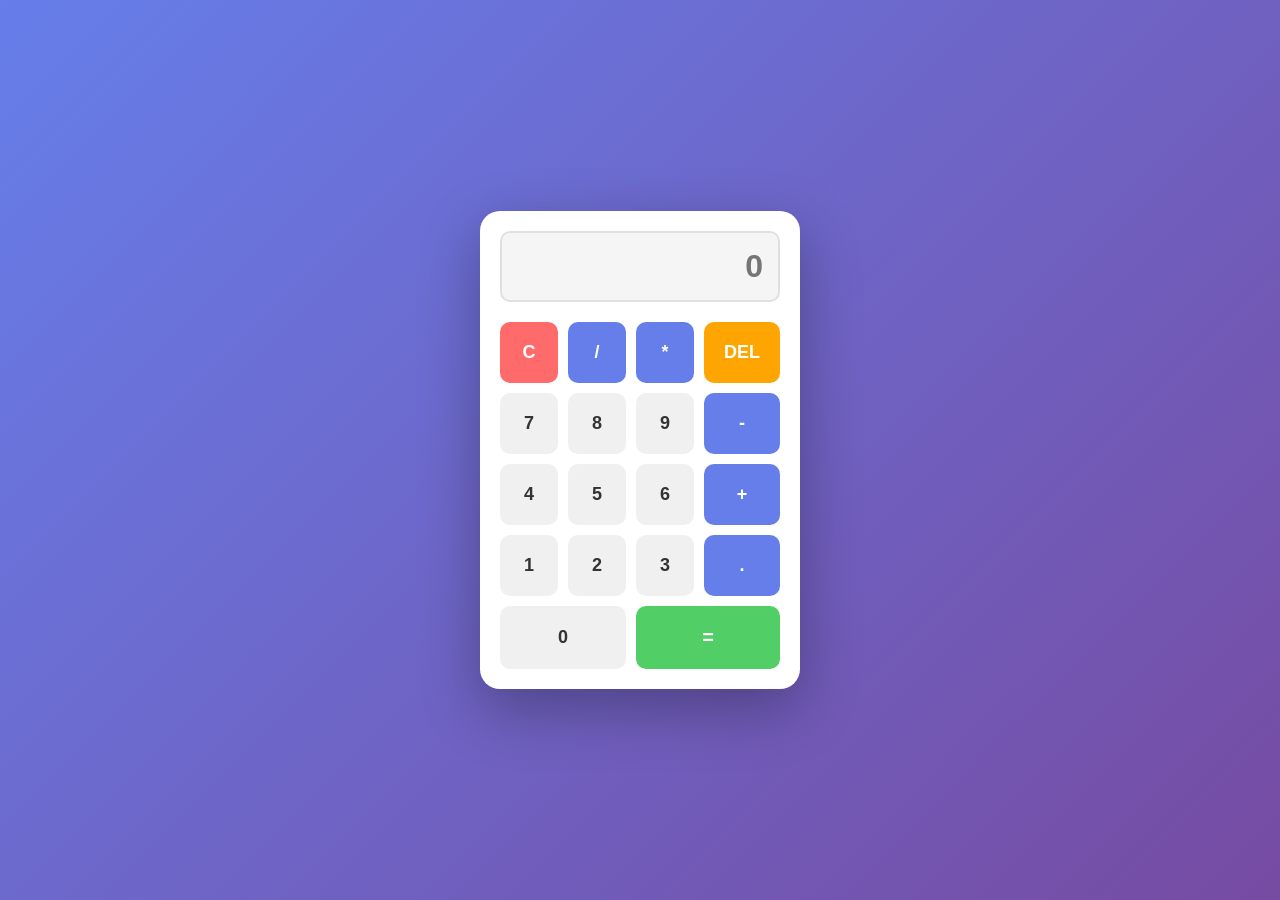
<file: index.html>
<!DOCTYPE html>
<html lang="en">
<head>
    <meta charset="UTF-8">
    <meta name="viewport" content="width=device-width, initial-scale=1.0">
    <title>Simple Calculator</title>
    <link rel="stylesheet" href="style.css">
</head>
<body>
    <div class="calculator">
        <div class="display">
            <input type="text" id="display" placeholder="0" readonly>
        </div>
        <div class="buttons">
            <button class="btn clear" onclick="clearDisplay()">C</button>
            <button class="btn operator" onclick="appendOperator('/')">/</button>
            <button class="btn operator" onclick="appendOperator('*')">*</button>
            <button class="btn delete" onclick="deleteLastChar()">DEL</button>

            <button class="btn" onclick="appendNumber('7')">7</button>
            <button class="btn" onclick="appendNumber('8')">8</button>
            <button class="btn" onclick="appendNumber('9')">9</button>
            <button class="btn operator" onclick="appendOperator('-')">-</button>

            <button class="btn" onclick="appendNumber('4')">4</button>
            <button class="btn" onclick="appendNumber('5')">5</button>
            <button class="btn" onclick="appendNumber('6')">6</button>
            <button class="btn operator" onclick="appendOperator('+')">+</button>

            <button class="btn" onclick="appendNumber('1')">1</button>
            <button class="btn" onclick="appendNumber('2')">2</button>
            <button class="btn" onclick="appendNumber('3')">3</button>
            <button class="btn operator" onclick="appendOperator('.')">.</button>

            <button class="btn zero" onclick="appendNumber('0')">0</button>
            <button class="btn equals" onclick="calculate()">=</button>
        </div>
    </div>

    <script src="script.js"></script>
</body>
</html>
</file>
<file: style.css>
* {
    margin: 0;
    padding: 0;
    box-sizing: border-box;
}

body {
    display: flex;
    justify-content: center;
    align-items: center;
    height: 100vh;
    background: linear-gradient(135deg, #667eea 0%, #764ba2 100%);
    font-family: 'Segoe UI', Tahoma, Geneva, Verdana, sans-serif;
}

.calculator {
    background: #ffffff;
    border-radius: 20px;
    box-shadow: 0 20px 60px rgba(0, 0, 0, 0.3);
    padding: 20px;
    width: 320px;
}

.display {
    margin-bottom: 20px;
}

#display {
    width: 100%;
    padding: 15px;
    font-size: 32px;
    border: 2px solid #e0e0e0;
    border-radius: 10px;
    text-align: right;
    background-color: #f5f5f5;
    color: #333;
    font-weight: bold;
    transition: border-color 0.3s;
}

#display:focus {
    outline: none;
    border-color: #667eea;
}

.buttons {
    display: grid;
    grid-template-columns: repeat(4, 1fr);
    gap: 10px;
}

.btn {
    padding: 20px;
    font-size: 18px;
    font-weight: bold;
    border: none;
    border-radius: 10px;
    cursor: pointer;
    background-color: #f0f0f0;
    color: #333;
    transition: all 0.3s;
}

.btn:hover {
    background-color: #e0e0e0;
    transform: translateY(-2px);
    box-shadow: 0 5px 15px rgba(0, 0, 0, 0.1);
}

.btn:active {
    transform: translateY(0);
}

.btn.operator {
    background-color: #667eea;
    color: white;
    font-weight: bold;
}

.btn.operator:hover {
    background-color: #5568d3;
}

.btn.clear {
    background-color: #ff6b6b;
    color: white;
    grid-column: span 1;
}

.btn.clear:hover {
    background-color: #ff5252;
}

.btn.delete {
    background-color: #ffa502;
    color: white;
    grid-column: span 1;
}

.btn.delete:hover {
    background-color: #ff8c00;
}

.btn.equals {
    background-color: #51cf66;
    color: white;
    font-size: 20px;
    grid-column: span 2;
}

.btn.equals:hover {
    background-color: #40c057;
}

.btn.zero {
    grid-column: span 2;
}

@media (max-width: 400px) {
    .calculator {
        width: 100%;
        max-width: 320px;
        margin: 10px;
    }
}
</file>
